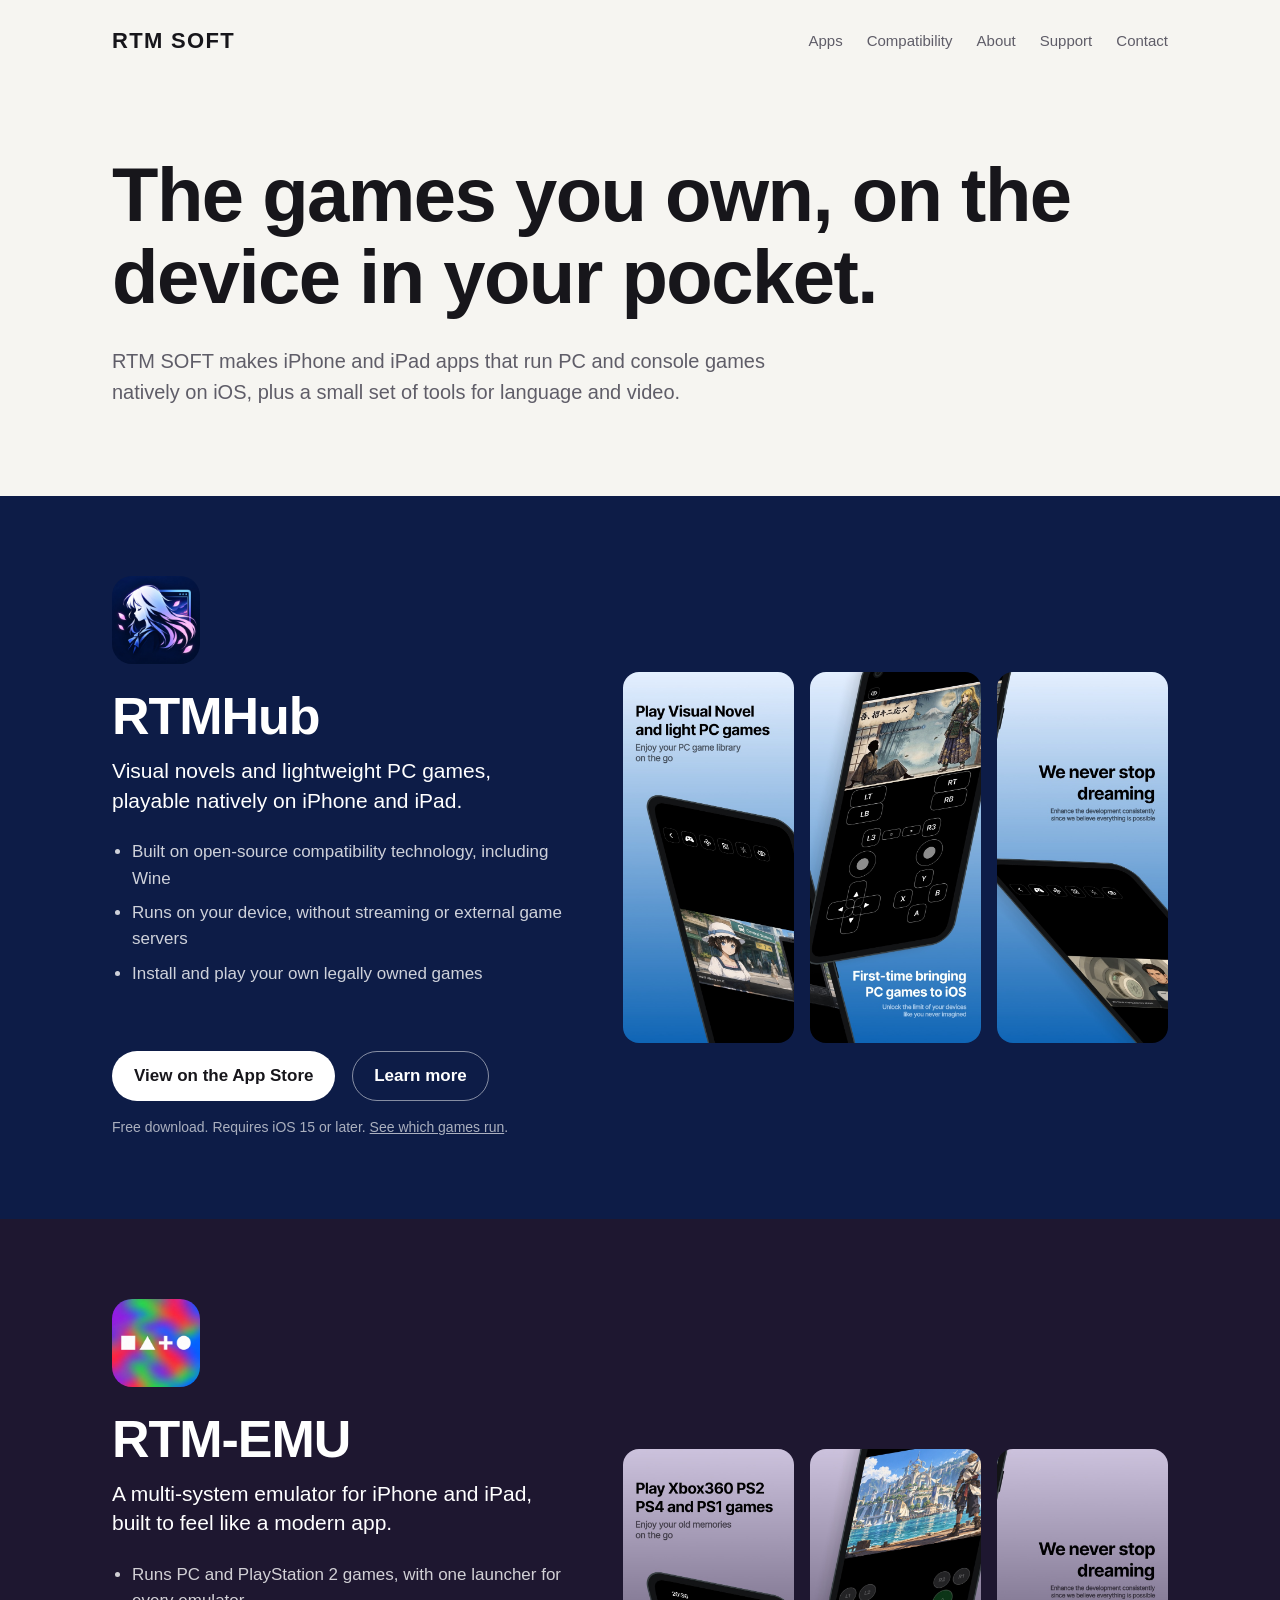
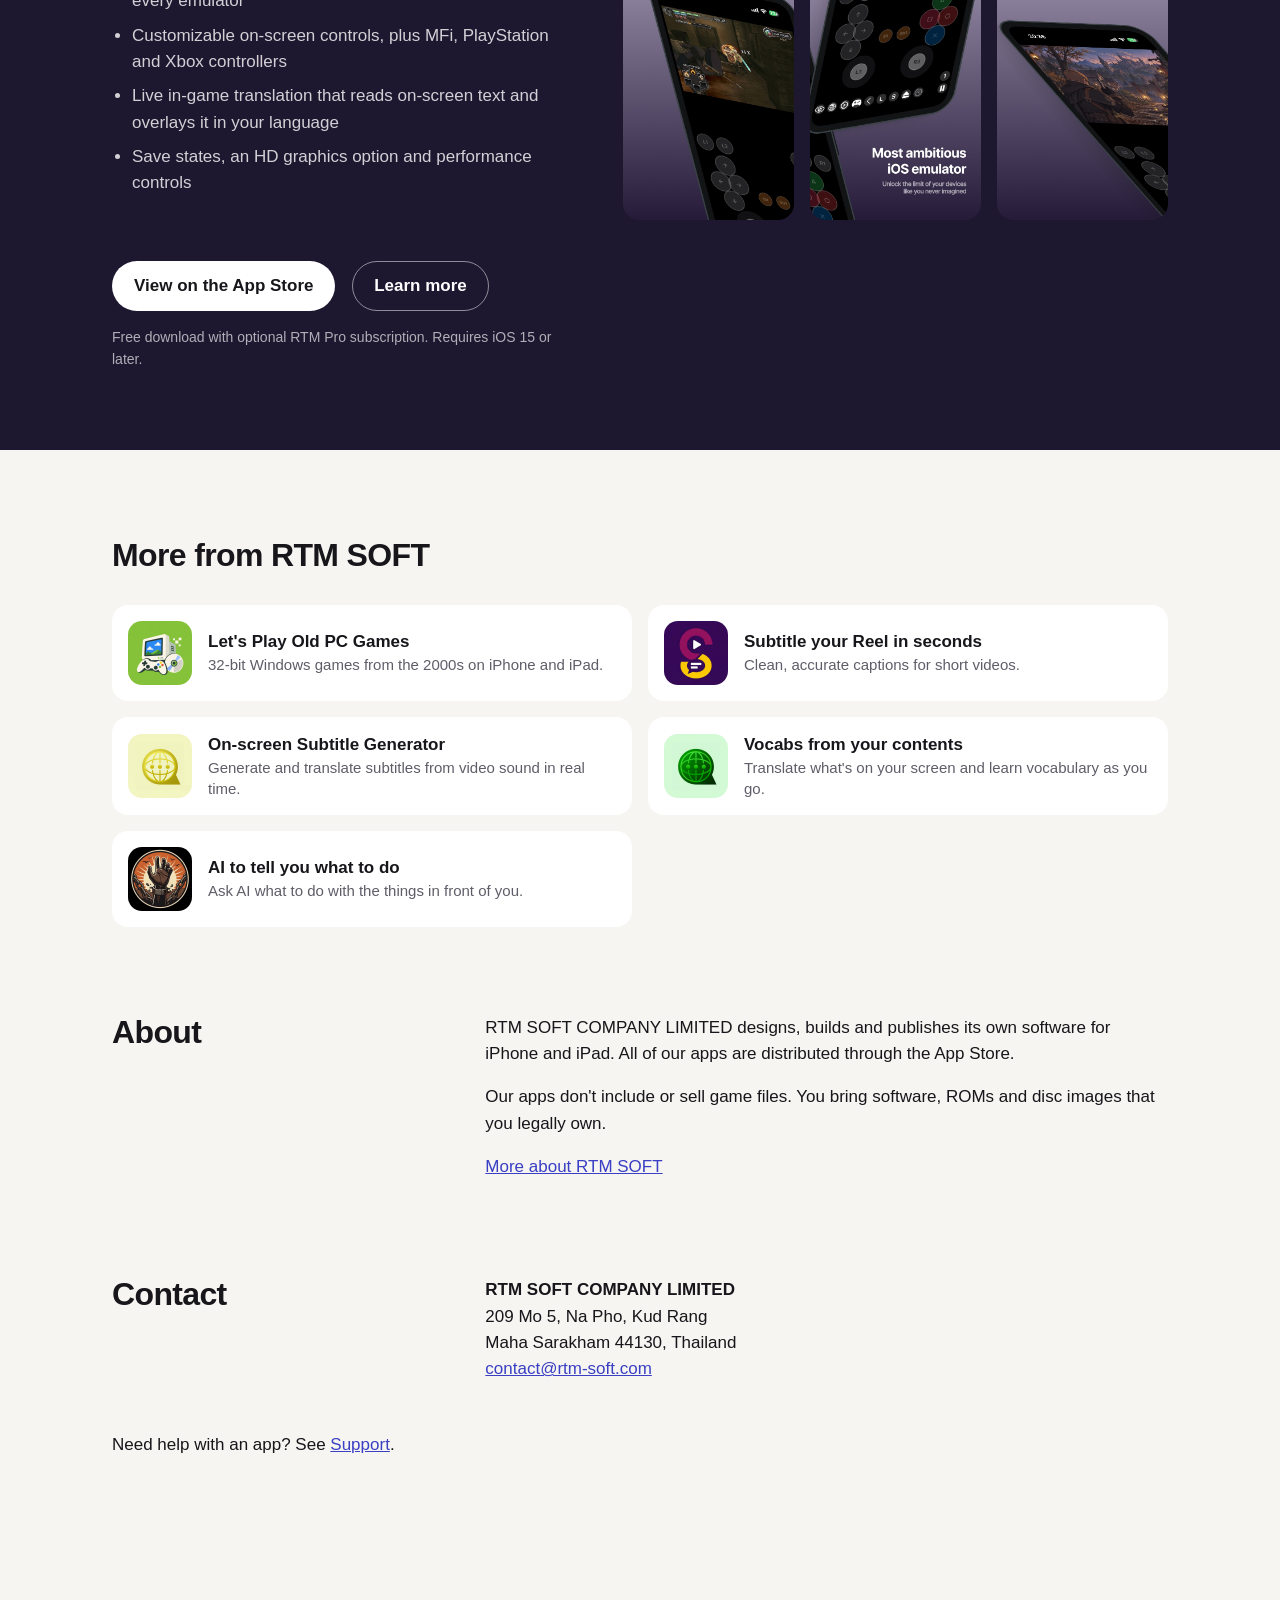
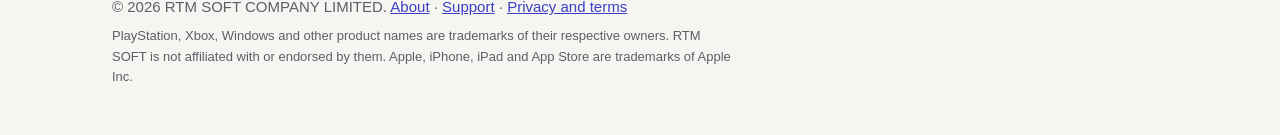
<file: index.html>
<!doctype html>
<html lang="en">
<head>
  <meta charset="utf-8">
  <meta name="viewport" content="width=device-width, initial-scale=1">
  <title>RTM SOFT — Apps for iPhone and iPad</title>
  <meta name="description" content="RTM SOFT makes iPhone and iPad apps, including RTM-EMU and RTMHub, which run the games you own natively on iOS.">
  <link rel="icon" href="assets/icons/gameplaytoo.jpg">
  <link rel="stylesheet" href="styles.css">
</head>
<body>
  <header class="site-header wrap">
    <a class="wordmark" href="./">RTM SOFT</a>
    <nav aria-label="Main">
      <a href="#apps">Apps</a>
      <a href="compatibility.html">Compatibility</a>
      <a href="about.html">About</a>
      <a href="support.html">Support</a>
      <a href="support.html#contact">Contact</a>
    </nav>
  </header>

  <main>
    <section class="hero wrap">
      <h1>The games you own, on the device in your pocket.</h1>
      <p>RTM SOFT makes iPhone and iPad apps that run PC and console games natively on iOS, plus a small set of tools for language and video.</p>
    </section>

    <section id="apps" aria-label="Main apps">
      <article class="product product-hub">
        <div class="wrap product-grid">
          <div class="product-copy">
            <img class="app-icon" src="assets/icons/gamepiisii.jpg" alt="" width="88" height="88">
            <h2><a class="title-link" href="rtmhub.html">RTMHub</a></h2>
            <p class="lede">Visual novels and lightweight PC games, playable natively on iPhone and iPad.</p>
            <ul>
              <li>Built on open-source compatibility technology, including Wine</li>
              <li>Runs on your device, without streaming or external game servers</li>
              <li>Install and play your own legally owned games</li>
            </ul>
            <a class="button" href="https://apps.apple.com/us/app/rtmhub-2d-visual-novel-pc/id6754588684">View on the App Store</a>
            <a class="button-ghost" href="rtmhub.html">Learn more</a>
            <p class="meta">Free download. Requires iOS 15 or later. <a class="meta-link" href="compatibility.html">See which games run</a>.</p>
          </div>
          <div class="screens" role="group" aria-label="RTMHub screenshots" tabindex="0">
            <img src="assets/screens/gamepiisii-1.jpg" alt="RTMHub App Store screenshot" loading="lazy" width="600" height="1299">
            <img src="assets/screens/gamepiisii-2.jpg" alt="RTMHub App Store screenshot" loading="lazy" width="600" height="1299">
            <img src="assets/screens/gamepiisii-3.jpg" alt="RTMHub App Store screenshot" loading="lazy" width="600" height="1299">
          </div>
        </div>
      </article>

      <article class="product product-emu">
        <div class="wrap product-grid">
          <div class="product-copy">
            <img class="app-icon" src="assets/icons/gameplaytoo.jpg" alt="" width="88" height="88">
            <h2><a class="title-link" href="rtm-emu.html">RTM-EMU</a></h2>
            <p class="lede">A multi-system emulator for iPhone and iPad, built to feel like a modern app.</p>
            <ul>
              <li>Runs PC and PlayStation 2 games, with one launcher for every emulator</li>
              <li>Customizable on-screen controls, plus MFi, PlayStation and Xbox controllers</li>
              <li>Live in-game translation that reads on-screen text and overlays it in your language</li>
              <li>Save states, an HD graphics option and performance controls</li>
            </ul>
            <a class="button" href="https://apps.apple.com/us/app/rtm-emu-ps2-xb360-ps4-ps1/id6756944097">View on the App Store</a>
            <a class="button-ghost" href="rtm-emu.html">Learn more</a>
            <p class="meta">Free download with optional RTM Pro subscription. Requires iOS 15 or later.</p>
          </div>
          <div class="screens" role="group" aria-label="RTM-EMU screenshots" tabindex="0">
            <img src="assets/screens/gameplaytoo-1.jpg" alt="RTM-EMU App Store screenshot" loading="lazy" width="600" height="1299">
            <img src="assets/screens/gameplaytoo-2.jpg" alt="RTM-EMU App Store screenshot" loading="lazy" width="600" height="1299">
            <img src="assets/screens/gameplaytoo-3.jpg" alt="RTM-EMU App Store screenshot" loading="lazy" width="600" height="1299">
          </div>
        </div>
      </article>
    </section>

    <section class="more wrap" aria-labelledby="more-title">
      <h2 id="more-title">More from RTM SOFT</h2>
      <ul class="app-list">
        <li><a href="https://apps.apple.com/us/app/lets-play-old-pc-games/id6815153816">
          <img src="assets/icons/rtmhub-32.jpg" alt="" width="64" height="64" loading="lazy">
          <span><strong>Let's Play Old PC Games</strong>32-bit Windows games from the 2000s on iPhone and iPad.</span>
        </a></li>
        <li><a href="https://apps.apple.com/us/app/subtitle-your-reel-in-seconds/id6762072983">
          <img src="assets/icons/reelmate.jpg" alt="" width="64" height="64" loading="lazy">
          <span><strong>Subtitle your Reel in seconds</strong>Clean, accurate captions for short videos.</span>
        </a></li>
        <li><a href="https://apps.apple.com/us/app/on-screen-subtitle-generator/id6755986239">
          <img src="assets/icons/subtitleitnow.jpg" alt="" width="64" height="64" loading="lazy">
          <span><strong>On-screen Subtitle Generator</strong>Generate and translate subtitles from video sound in real time.</span>
        </a></li>
        <li><a href="https://apps.apple.com/us/app/vocabs-from-your-contents/id6754562290">
          <img src="assets/icons/itranslearn.jpg" alt="" width="64" height="64" loading="lazy">
          <span><strong>Vocabs from your contents</strong>Translate what's on your screen and learn vocabulary as you go.</span>
        </a></li>
        <li><a href="https://apps.apple.com/us/app/ai-to-tell-you-what-to-do/id6760248720">
          <img src="assets/icons/chlavery.jpg" alt="" width="64" height="64" loading="lazy">
          <span><strong>AI to tell you what to do</strong>Ask AI what to do with the things in front of you.</span>
        </a></li>
      </ul>
    </section>

    <section id="about" class="split wrap">
      <h2>About</h2>
      <div>
        <p>RTM SOFT COMPANY LIMITED designs, builds and publishes its own software for iPhone and iPad. All of our apps are distributed through the App Store.</p>
        <p>Our apps don't include or sell game files. You bring software, ROMs and disc images that you legally own.</p>
        <p><a href="about.html">More about RTM SOFT</a></p>
      </div>
    </section>

    <section id="contact" class="split wrap">
      <h2>Contact</h2>
      <address>
        <strong>RTM SOFT COMPANY LIMITED</strong><br>
        209 Mo 5, Na Pho, Kud Rang<br>Maha Sarakham 44130, Thailand<br>
        <a href="mailto:contact@rtm-soft.com">contact@rtm-soft.com</a>
      </address>
      <p>Need help with an app? See <a href="support.html">Support</a>.</p>
    </section>
  </main>

  <footer class="site-footer wrap">
    <p>© 2026 RTM SOFT COMPANY LIMITED. <a href="about.html">About</a> · <a href="support.html">Support</a> · <a href="privacy.html">Privacy and terms</a></p>
    <p class="fine">PlayStation, Xbox, Windows and other product names are trademarks of their respective owners. RTM SOFT is not affiliated with or endorsed by them. Apple, iPhone, iPad and App Store are trademarks of Apple Inc.</p>
  </footer>
</body>
</html>
</file>
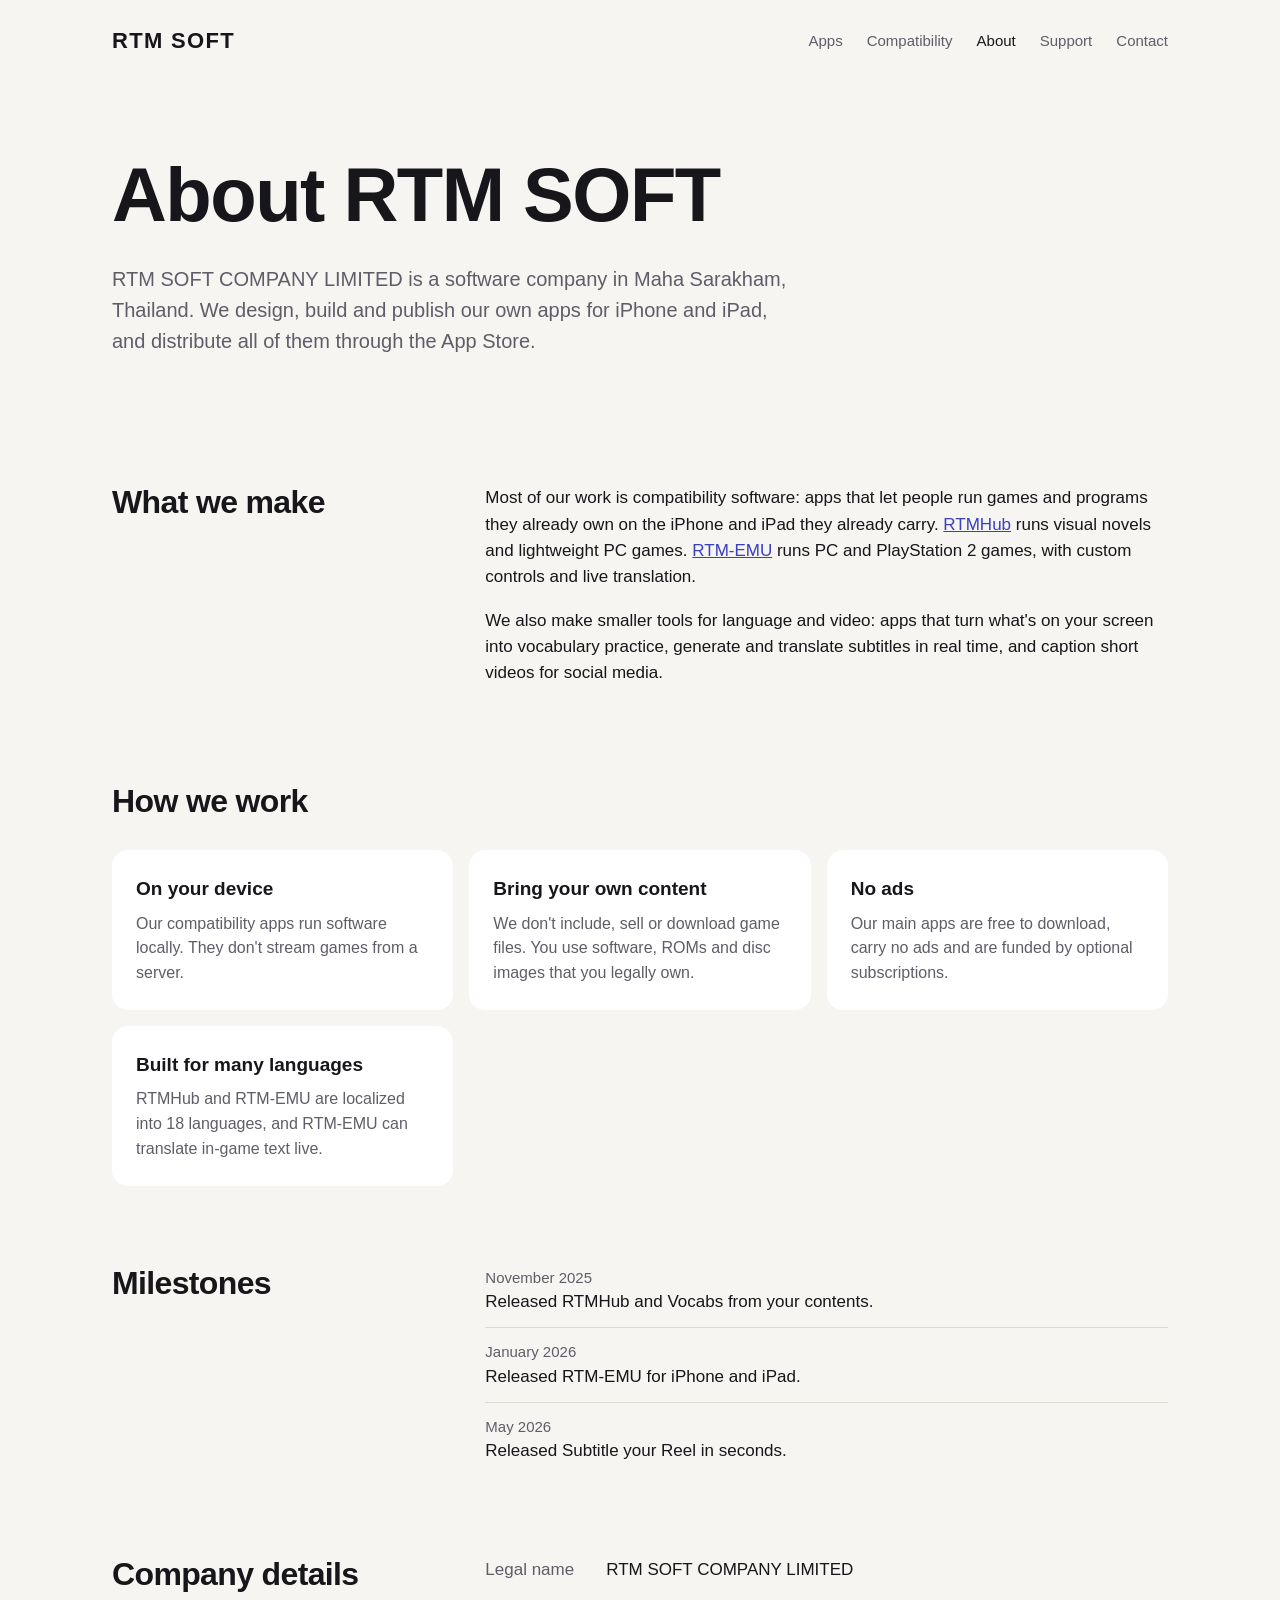
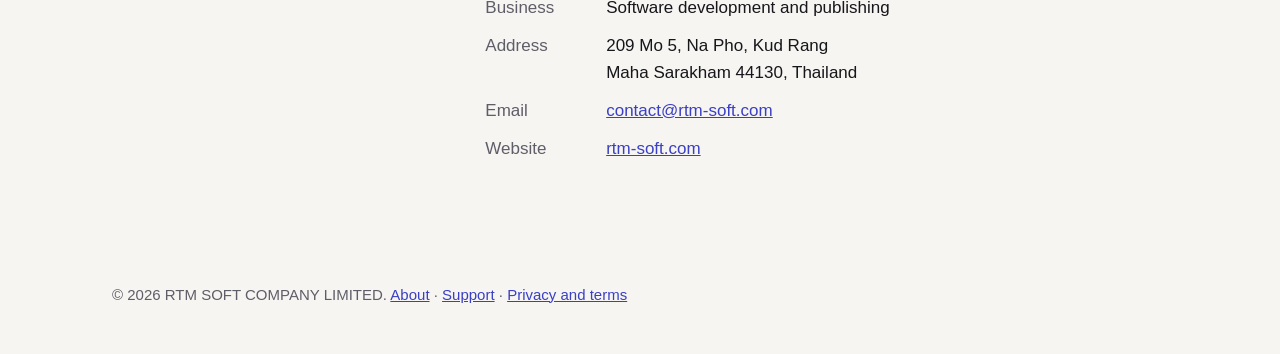
<file: about.html>
<!doctype html>
<html lang="en">
<head>
  <meta charset="utf-8">
  <meta name="viewport" content="width=device-width, initial-scale=1">
  <title>About — RTM SOFT</title>
  <meta name="description" content="RTM SOFT COMPANY LIMITED is a software company in Maha Sarakham, Thailand, that designs, builds and publishes apps for iPhone and iPad.">
  <link rel="icon" href="assets/icons/gameplaytoo.jpg">
  <link rel="stylesheet" href="styles.css">
</head>
<body>
  <header class="site-header wrap">
    <a class="wordmark" href="./">RTM SOFT</a>
    <nav aria-label="Main">
      <a href="./#apps">Apps</a>
      <a href="compatibility.html">Compatibility</a>
      <a href="about.html" aria-current="page">About</a>
      <a href="support.html">Support</a>
      <a href="support.html#contact">Contact</a>
    </nav>
  </header>

  <main>
    <section class="hero wrap">
      <h1>About RTM SOFT</h1>
      <p>RTM SOFT COMPANY LIMITED is a software company in Maha Sarakham, Thailand. We design, build and publish our own apps for iPhone and iPad, and distribute all of them through the App Store.</p>
    </section>

    <section class="split wrap">
      <h2>What we make</h2>
      <div>
        <p>Most of our work is compatibility software: apps that let people run games and programs they already own on the iPhone and iPad they already carry. <a href="rtmhub.html">RTMHub</a> runs visual novels and lightweight PC games. <a href="rtm-emu.html">RTM-EMU</a> runs PC and PlayStation 2 games, with custom controls and live translation.</p>
        <p>We also make smaller tools for language and video: apps that turn what's on your screen into vocabulary practice, generate and translate subtitles in real time, and caption short videos for social media.</p>
      </div>
    </section>

    <section class="wrap features" aria-labelledby="values-title">
      <h2 id="values-title">How we work</h2>
      <div class="feature-grid">
        <div>
          <h3>On your device</h3>
          <p>Our compatibility apps run software locally. They don't stream games from a server.</p>
        </div>
        <div>
          <h3>Bring your own content</h3>
          <p>We don't include, sell or download game files. You use software, ROMs and disc images that you legally own.</p>
        </div>
        <div>
          <h3>No ads</h3>
          <p>Our main apps are free to download, carry no ads and are funded by optional subscriptions.</p>
        </div>
        <div>
          <h3>Built for many languages</h3>
          <p>RTMHub and RTM-EMU are localized into 18 languages, and RTM-EMU can translate in-game text live.</p>
        </div>
      </div>
    </section>

    <section class="split wrap">
      <h2>Milestones</h2>
      <ol class="timeline">
        <li><time datetime="2025-11">November 2025</time> Released RTMHub and Vocabs from your contents.</li>
        <li><time datetime="2026-01">January 2026</time> Released RTM-EMU for iPhone and iPad.</li>
        <li><time datetime="2026-05">May 2026</time> Released Subtitle your Reel in seconds.</li>
      </ol>
    </section>

    <section id="company" class="split wrap">
      <h2>Company details</h2>
      <dl class="facts">
        <dt>Legal name</dt><dd>RTM SOFT COMPANY LIMITED</dd>
        <dt>Business</dt><dd>Software development and publishing</dd>
        <dt>Address</dt><dd>209 Mo 5, Na Pho, Kud Rang<br>Maha Sarakham 44130, Thailand</dd>
        <dt>Email</dt><dd><a href="mailto:contact@rtm-soft.com">contact@rtm-soft.com</a></dd>
        <dt>Website</dt><dd><a href="https://rtm-soft.com">rtm-soft.com</a></dd>
      </dl>
    </section>
  </main>

  <footer class="site-footer wrap">
    <p>© 2026 RTM SOFT COMPANY LIMITED. <a href="about.html">About</a> · <a href="support.html">Support</a> · <a href="privacy.html">Privacy and terms</a></p>
  </footer>
</body>
</html>
</file>
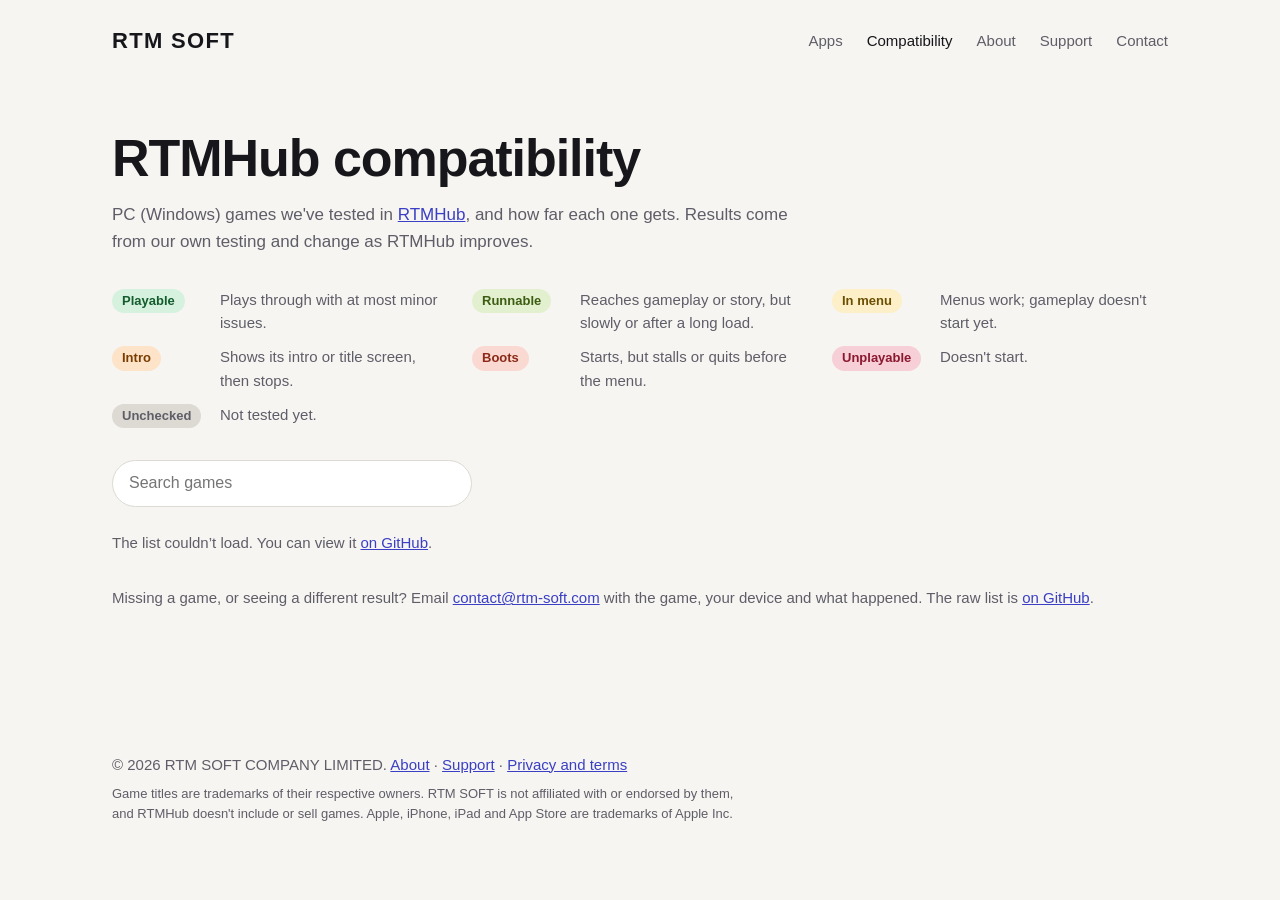
<file: compatibility.html>
<!doctype html>
<html lang="en">
<head>
  <meta charset="utf-8">
  <meta name="viewport" content="width=device-width, initial-scale=1">
  <title>RTMHub Compatibility — RTM SOFT</title>
  <meta name="description" content="Which PC games and visual novels run in RTMHub on iPhone and iPad, as tested by RTM SOFT.">
  <link rel="icon" href="assets/icons/gameplaytoo.jpg">
  <link rel="stylesheet" href="styles.css">
</head>
<body>
  <header class="site-header wrap">
    <a class="wordmark" href="./">RTM SOFT</a>
    <nav aria-label="Main">
      <a href="./#apps">Apps</a>
      <a href="compatibility.html" aria-current="page">Compatibility</a>
      <a href="about.html">About</a>
      <a href="support.html">Support</a>
      <a href="support.html#contact">Contact</a>
    </nav>
  </header>

  <main class="wrap compat">
    <h1>RTMHub compatibility</h1>
    <p class="compat-intro">PC (Windows) games we've tested in <a href="rtmhub.html">RTMHub</a>, and how far each one gets. Results come from our own testing and change as RTMHub improves. <span id="compat-meta"></span></p>

    <dl class="status-key">
      <div><dt><span class="badge s-playable">Playable</span></dt><dd>Plays through with at most minor issues.</dd></div>
      <div><dt><span class="badge s-runnable">Runnable</span></dt><dd>Reaches gameplay or story, but slowly or after a long load.</dd></div>
      <div><dt><span class="badge s-in-menu">In menu</span></dt><dd>Menus work; gameplay doesn't start yet.</dd></div>
      <div><dt><span class="badge s-intro">Intro</span></dt><dd>Shows its intro or title screen, then stops.</dd></div>
      <div><dt><span class="badge s-boots">Boots</span></dt><dd>Starts, but stalls or quits before the menu.</dd></div>
      <div><dt><span class="badge s-unplayable">Unplayable</span></dt><dd>Doesn't start.</dd></div>
      <div><dt><span class="badge s-unchecked">Unchecked</span></dt><dd>Not tested yet.</dd></div>
    </dl>

    <div class="compat-tools">
      <label class="visually-hidden" for="compat-search">Search games</label>
      <input id="compat-search" type="search" placeholder="Search games" autocomplete="off">
      <div id="compat-filters" class="chips" role="group" aria-label="Filter by status"></div>
    </div>

    <p id="compat-status" class="compat-count" aria-live="polite">Loading the compatibility list…</p>

    <table class="compat-table" hidden>
      <thead>
        <tr><th scope="col">Game</th><th scope="col">Status</th><th scope="col">Notes</th></tr>
      </thead>
      <tbody id="compat-rows"></tbody>
    </table>

    <noscript><p>Turn on JavaScript to see the list here, or view it <a href="https://github.com/RTM-WIN/compatibility-list/blob/main/pc.json">on GitHub</a>.</p></noscript>

    <p class="compat-foot">Missing a game, or seeing a different result? Email <a href="mailto:contact@rtm-soft.com">contact@rtm-soft.com</a> with the game, your device and what happened. The raw list is <a href="https://github.com/RTM-WIN/compatibility-list/blob/main/pc.json">on GitHub</a>.</p>
  </main>

  <footer class="site-footer wrap">
    <p>© 2026 RTM SOFT COMPANY LIMITED. <a href="about.html">About</a> · <a href="support.html">Support</a> · <a href="privacy.html">Privacy and terms</a></p>
    <p class="fine">Game titles are trademarks of their respective owners. RTM SOFT is not affiliated with or endorsed by them, and RTMHub doesn't include or sell games. Apple, iPhone, iPad and App Store are trademarks of Apple Inc.</p>
  </footer>

  <script>
  (function () {
    var SOURCE = 'https://raw.githubusercontent.com/RTM-WIN/compatibility-list/main/pc.json';
    var STATUSES = [
      ['playable', 'Playable'], ['runnable', 'Runnable'], ['in-menu', 'In menu'],
      ['intro', 'Intro'], ['boots', 'Boots'], ['unplayable', 'Unplayable'], ['unchecked', 'Unchecked']
    ];
    var LABEL = {}, RANK = {};
    STATUSES.forEach(function (s, i) { LABEL[s[0]] = s[1]; RANK[s[0]] = i; });

    var table = document.querySelector('.compat-table');
    var rows = document.getElementById('compat-rows');
    var status = document.getElementById('compat-status');
    var search = document.getElementById('compat-search');
    var filters = document.getElementById('compat-filters');
    var entries = [], active = 'all';

    function el(tag, cls, text) {
      var n = document.createElement(tag);
      if (cls) n.className = cls;
      if (text != null) n.textContent = text;
      return n;
    }

    function badge(s) {
      var key = LABEL[s] ? s : 'unchecked';
      return el('span', 'badge s-' + key, LABEL[key]);
    }

    function render() {
      var q = search.value.trim().toLowerCase();
      var shown = entries.filter(function (e) {
        return (active === 'all' || e.status === active) &&
          (!q || String(e.title).toLowerCase().indexOf(q) !== -1);
      });
      rows.replaceChildren();
      shown.forEach(function (e) {
        var tr = el('tr');
        var game = el('td', 'c-game');
        var name = /^\d+$/.test(String(e.steamAppID))
          ? Object.assign(el('a', null, e.title), { href: 'https://store.steampowered.com/app/' + e.steamAppID + '/' })
          : el('span', null, e.title);
        game.append(name);
        var bits = [];
        if (e.year) bits.push(e.year);
        if (e.isVN) bits.push('Visual novel');
        if (e.arch) bits.push(e.arch === 'x64' ? '64-bit' : '32-bit');
        if (bits.length) game.append(el('span', 'c-sub', bits.join(' · ')));
        var st = el('td', 'c-status');
        st.append(badge(e.status));
        var notes = el('td', 'c-notes', e.notes || '');
        if (e.testOnDevice) notes.append(el('span', 'c-sub', 'Tested on ' + e.testOnDevice));
        tr.append(game, st, notes);
        rows.append(tr);
      });
      status.textContent = shown.length === entries.length
        ? entries.length + ' games'
        : shown.length + ' of ' + entries.length + ' games';
    }

    function buildFilters() {
      var counts = {};
      entries.forEach(function (e) { counts[e.status] = (counts[e.status] || 0) + 1; });
      var opts = [['all', 'All', entries.length]].concat(
        STATUSES.filter(function (s) { return counts[s[0]]; })
          .map(function (s) { return [s[0], s[1], counts[s[0]]]; }));
      opts.forEach(function (o) {
        var b = el('button', 'chip', o[1] + ' ' + o[2]);
        b.type = 'button';
        b.setAttribute('aria-pressed', String(o[0] === active));
        b.addEventListener('click', function () {
          active = o[0];
          filters.querySelectorAll('.chip').forEach(function (c) { c.setAttribute('aria-pressed', String(c === b)); });
          render();
        });
        filters.append(b);
      });
    }

    fetch(SOURCE, { cache: 'no-cache' })
      .then(function (r) { if (!r.ok) throw new Error(r.status); return r.json(); })
      .then(function (data) {
        entries = (data.entries || []).slice().sort(function (a, b) {
          var ra = RANK[a.status] == null ? 99 : RANK[a.status];
          var rb = RANK[b.status] == null ? 99 : RANK[b.status];
          return ra - rb || String(a.title).localeCompare(String(b.title));
        });
        if (data.updated) {
          var d = new Date(data.updated + 'T00:00:00');
          document.getElementById('compat-meta').textContent = 'Last updated ' +
            (isNaN(d) ? data.updated : d.toLocaleDateString('en-US', { year: 'numeric', month: 'long', day: 'numeric' })) + '.';
        }
        buildFilters();
        table.hidden = false;
        search.addEventListener('input', render);
        render();
      })
      .catch(function () {
        status.replaceChildren('The list couldn’t load. You can view it ',
          Object.assign(el('a', null, 'on GitHub'), { href: 'https://github.com/RTM-WIN/compatibility-list/blob/main/pc.json' }), '.');
      });
  })();
  </script>
</body>
</html>
</file>
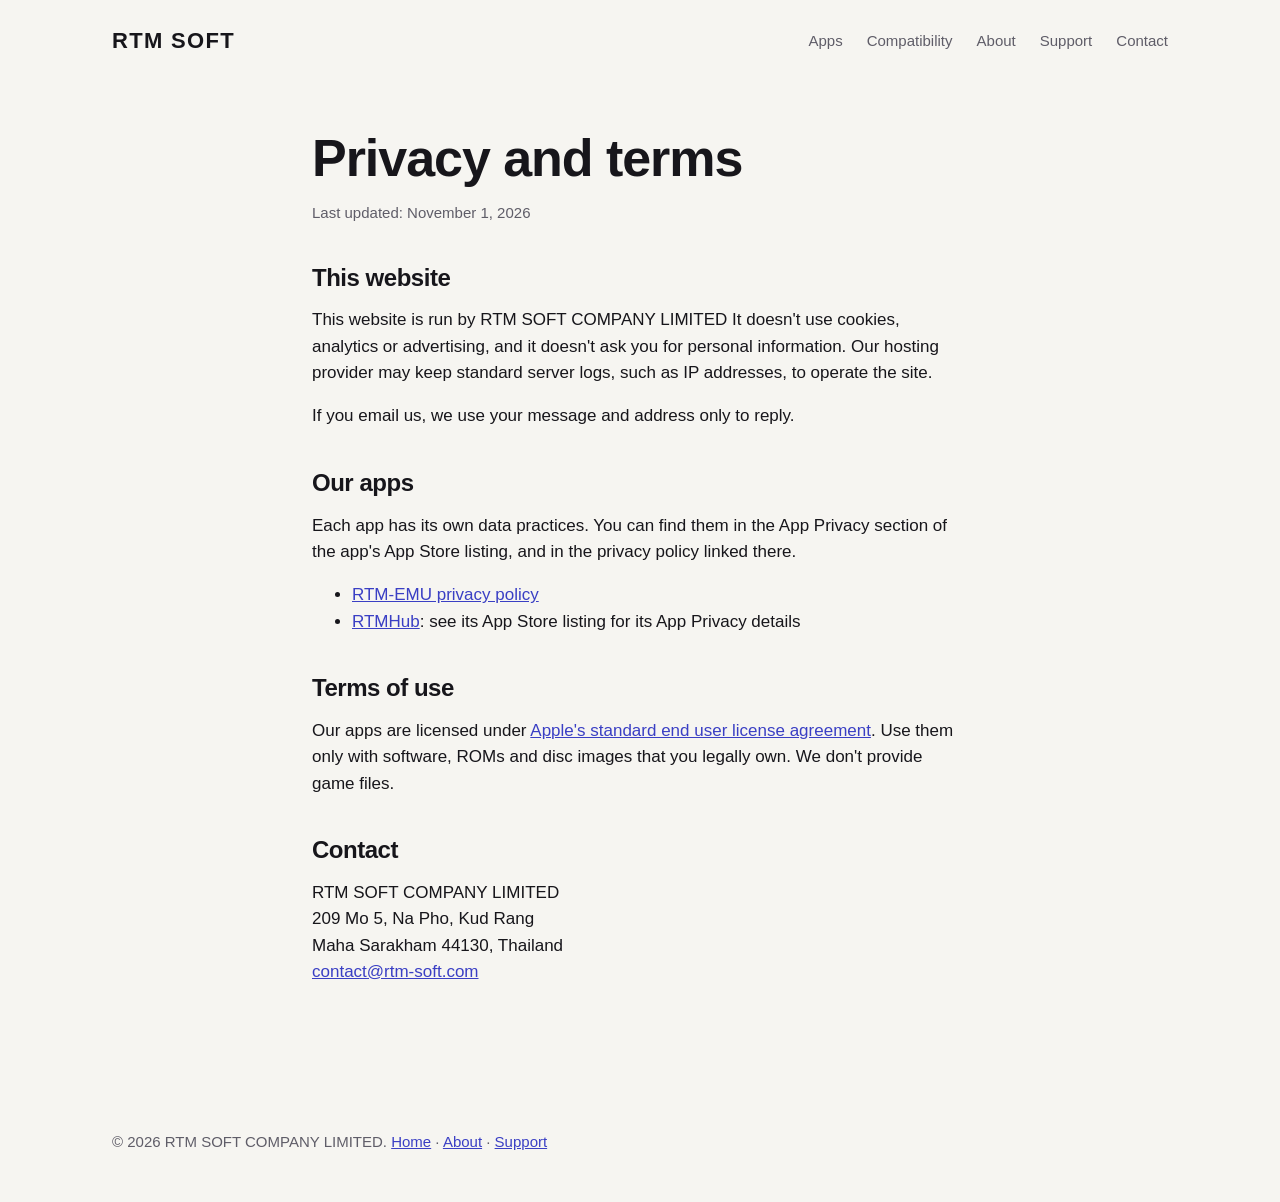
<file: privacy.html>
<!doctype html>
<html lang="en">
<head>
  <meta charset="utf-8">
  <meta name="viewport" content="width=device-width, initial-scale=1">
  <title>Privacy and Terms — RTM SOFT</title>
  <meta name="description" content="Privacy and terms information for the RTM SOFT website and apps.">
  <link rel="icon" href="assets/icons/gameplaytoo.jpg">
  <link rel="stylesheet" href="styles.css">
</head>
<body>
  <header class="site-header wrap">
    <a class="wordmark" href="./">RTM SOFT</a>
    <nav aria-label="Main">
      <a href="./#apps">Apps</a>
      <a href="compatibility.html">Compatibility</a>
      <a href="about.html">About</a>
      <a href="support.html">Support</a>
      <a href="support.html#contact">Contact</a>
    </nav>
  </header>

  <main class="prose wrap">
    <h1>Privacy and terms</h1>
    <p class="meta">Last updated: November 1, 2026</p>

    <h2>This website</h2>
    <p>This website is run by RTM SOFT COMPANY LIMITED It doesn't use cookies, analytics or advertising, and it doesn't ask you for personal information. Our hosting provider may keep standard server logs, such as IP addresses, to operate the site.</p>
    <p>If you email us, we use your message and address only to reply.</p>

    <h2>Our apps</h2>
    <p>Each app has its own data practices. You can find them in the App Privacy section of the app's App Store listing, and in the privacy policy linked there.</p>
    <ul>
      <li><a href="https://doc-hosting.flycricket.io/rtm-emulator/df0ceea7-a059-45d9-8716-573d075de6f4/privacy">RTM-EMU privacy policy</a></li>
      <li><a href="rtmhub.html">RTMHub</a>: see its App Store listing for its App Privacy details</li>
    </ul>

    <h2>Terms of use</h2>
    <p>Our apps are licensed under <a href="https://www.apple.com/legal/internet-services/itunes/dev/stdeula/">Apple's standard end user license agreement</a>. Use them only with software, ROMs and disc images that you legally own. We don't provide game files.</p>

    <h2>Contact</h2>
    <p>RTM SOFT COMPANY LIMITED<br>209 Mo 5, Na Pho, Kud Rang<br>Maha Sarakham 44130, Thailand<br><a href="mailto:contact@rtm-soft.com">contact@rtm-soft.com</a></p>
  </main>

  <footer class="site-footer wrap">
    <p>© 2026 RTM SOFT COMPANY LIMITED. <a href="./">Home</a> · <a href="about.html">About</a> · <a href="support.html">Support</a></p>
  </footer>
</body>
</html>
</file>
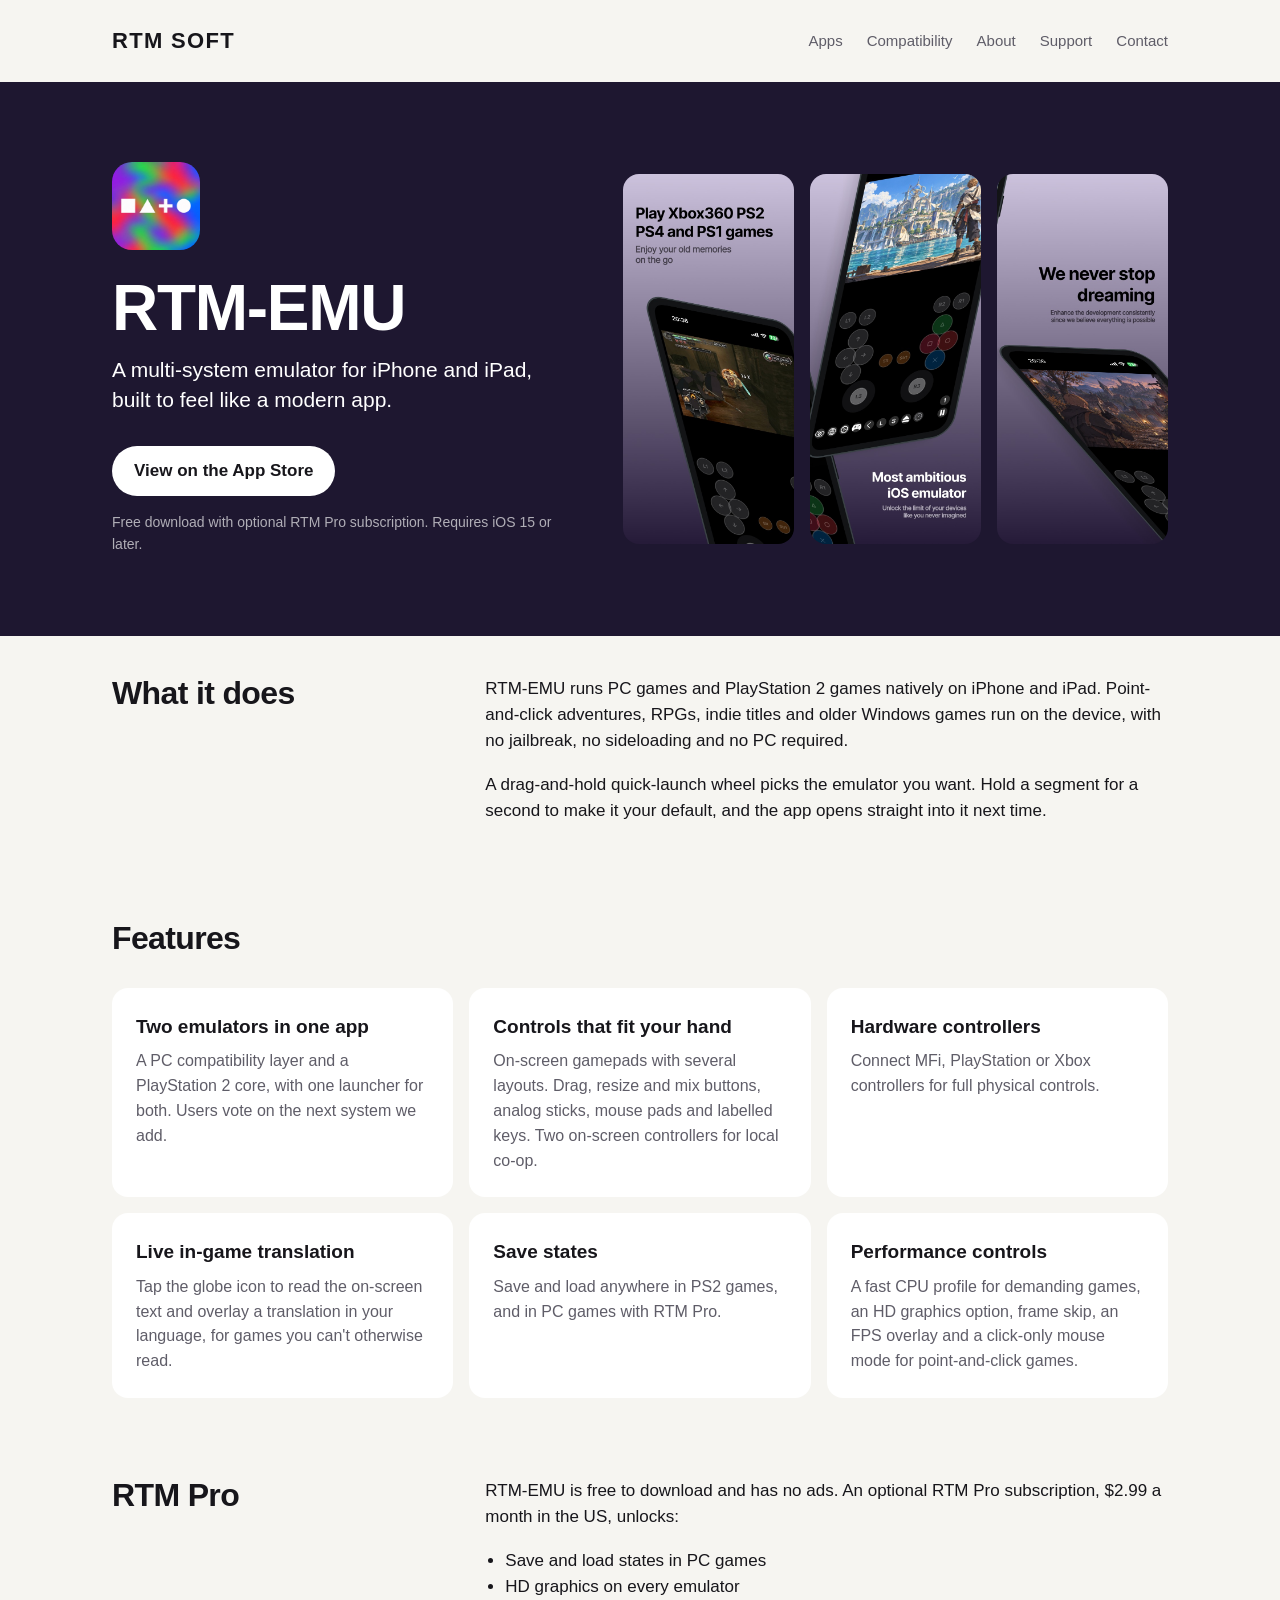
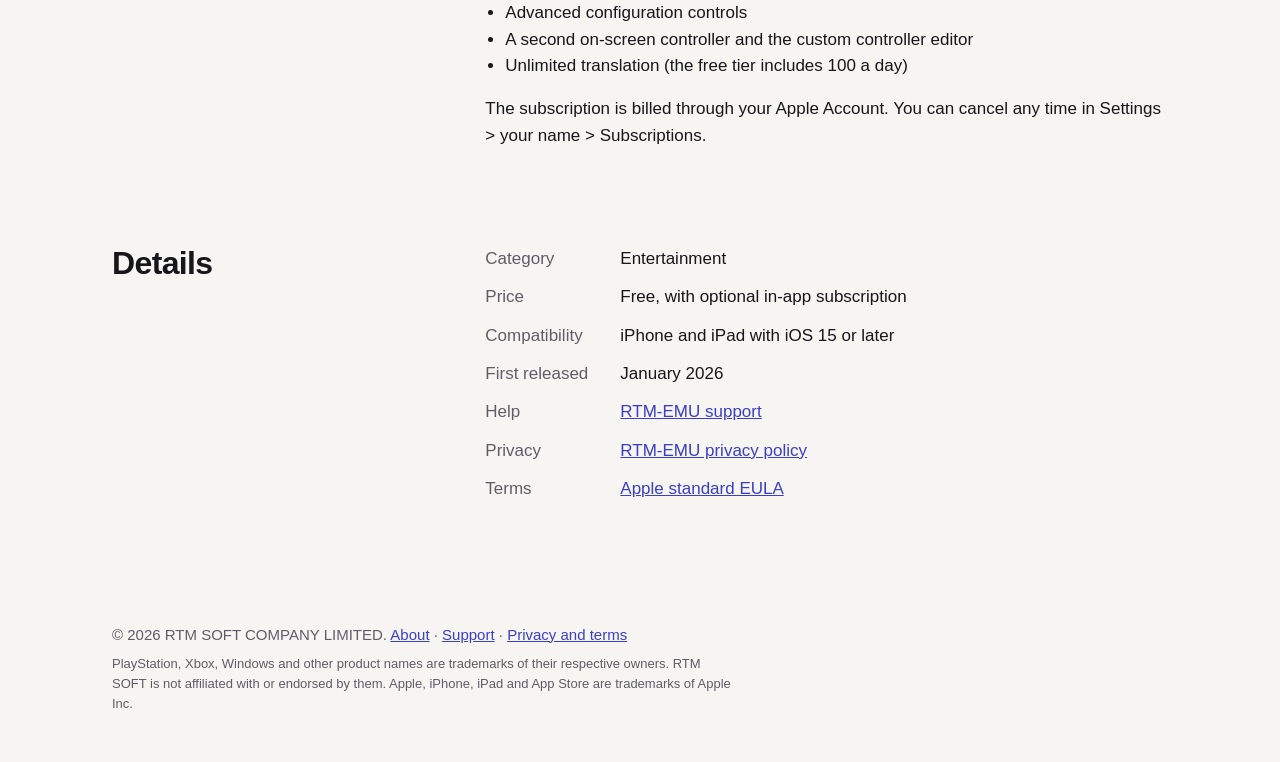
<file: rtm-emu.html>
<!doctype html>
<html lang="en">
<head>
  <meta charset="utf-8">
  <meta name="viewport" content="width=device-width, initial-scale=1">
  <title>RTM-EMU — RTM SOFT</title>
  <meta name="description" content="RTM-EMU is a multi-system emulator for iPhone and iPad that runs PC and PlayStation 2 games, with custom controls and live in-game translation.">
  <link rel="icon" href="assets/icons/gameplaytoo.jpg">
  <link rel="stylesheet" href="styles.css">
</head>
<body>
  <header class="site-header wrap">
    <a class="wordmark" href="./">RTM SOFT</a>
    <nav aria-label="Main">
      <a href="./#apps">Apps</a>
      <a href="compatibility.html">Compatibility</a>
      <a href="about.html">About</a>
      <a href="support.html">Support</a>
      <a href="support.html#contact">Contact</a>
    </nav>
  </header>

  <main>
    <section class="product product-emu">
      <div class="wrap product-grid">
        <div class="product-copy">
          <img class="app-icon" src="assets/icons/gameplaytoo.jpg" alt="" width="88" height="88">
          <h1 class="product-title">RTM-EMU</h1>
          <p class="lede">A multi-system emulator for iPhone and iPad, built to feel like a modern app.</p>
          <a class="button" href="https://apps.apple.com/us/app/rtm-emu-ps2-xb360-ps4-ps1/id6756944097">View on the App Store</a>
          <p class="meta">Free download with optional RTM Pro subscription. Requires iOS 15 or later.</p>
        </div>
        <div class="screens" role="group" aria-label="RTM-EMU screenshots" tabindex="0">
          <img src="assets/screens/gameplaytoo-1.jpg" alt="RTM-EMU App Store screenshot" width="600" height="1299">
          <img src="assets/screens/gameplaytoo-2.jpg" alt="RTM-EMU App Store screenshot" width="600" height="1299">
          <img src="assets/screens/gameplaytoo-3.jpg" alt="RTM-EMU App Store screenshot" width="600" height="1299">
        </div>
      </div>
    </section>

    <section class="split wrap">
      <h2>What it does</h2>
      <div>
        <p>RTM-EMU runs PC games and PlayStation 2 games natively on iPhone and iPad. Point-and-click adventures, RPGs, indie titles and older Windows games run on the device, with no jailbreak, no sideloading and no PC required.</p>
        <p>A drag-and-hold quick-launch wheel picks the emulator you want. Hold a segment for a second to make it your default, and the app opens straight into it next time.</p>
      </div>
    </section>

    <section class="wrap features" aria-labelledby="features-title">
      <h2 id="features-title">Features</h2>
      <div class="feature-grid">
        <div>
          <h3>Two emulators in one app</h3>
          <p>A PC compatibility layer and a PlayStation 2 core, with one launcher for both. Users vote on the next system we add.</p>
        </div>
        <div>
          <h3>Controls that fit your hand</h3>
          <p>On-screen gamepads with several layouts. Drag, resize and mix buttons, analog sticks, mouse pads and labelled keys. Two on-screen controllers for local co-op.</p>
        </div>
        <div>
          <h3>Hardware controllers</h3>
          <p>Connect MFi, PlayStation or Xbox controllers for full physical controls.</p>
        </div>
        <div>
          <h3>Live in-game translation</h3>
          <p>Tap the globe icon to read the on-screen text and overlay a translation in your language, for games you can't otherwise read.</p>
        </div>
        <div>
          <h3>Save states</h3>
          <p>Save and load anywhere in PS2 games, and in PC games with RTM Pro.</p>
        </div>
        <div>
          <h3>Performance controls</h3>
          <p>A fast CPU profile for demanding games, an HD graphics option, frame skip, an FPS overlay and a click-only mouse mode for point-and-click games.</p>
        </div>
      </div>
    </section>

    <section class="split wrap">
      <h2>RTM Pro</h2>
      <div>
        <p>RTM-EMU is free to download and has no ads. An optional RTM Pro subscription, $2.99 a month in the US, unlocks:</p>
        <ul>
          <li>Save and load states in PC games</li>
          <li>HD graphics on every emulator</li>
          <li>Advanced configuration controls</li>
          <li>A second on-screen controller and the custom controller editor</li>
          <li>Unlimited translation (the free tier includes 100 a day)</li>
        </ul>
        <p>The subscription is billed through your Apple Account. You can cancel any time in Settings &gt; your name &gt; Subscriptions.</p>
      </div>
    </section>

    <section class="split wrap">
      <h2>Details</h2>
      <dl class="facts">
        <dt>Category</dt><dd>Entertainment</dd>
        <dt>Price</dt><dd>Free, with optional in-app subscription</dd>
        <dt>Compatibility</dt><dd>iPhone and iPad with iOS 15 or later</dd>
        <dt>First released</dt><dd>January 2026</dd>
        <dt>Help</dt><dd><a href="support.html#rtm-emu">RTM-EMU support</a></dd>
        <dt>Privacy</dt><dd><a href="https://doc-hosting.flycricket.io/rtm-emulator/df0ceea7-a059-45d9-8716-573d075de6f4/privacy">RTM-EMU privacy policy</a></dd>
        <dt>Terms</dt><dd><a href="https://www.apple.com/legal/internet-services/itunes/dev/stdeula/">Apple standard EULA</a></dd>
      </dl>
    </section>
  </main>

  <footer class="site-footer wrap">
    <p>© 2026 RTM SOFT COMPANY LIMITED. <a href="about.html">About</a> · <a href="support.html">Support</a> · <a href="privacy.html">Privacy and terms</a></p>
    <p class="fine">PlayStation, Xbox, Windows and other product names are trademarks of their respective owners. RTM SOFT is not affiliated with or endorsed by them. Apple, iPhone, iPad and App Store are trademarks of Apple Inc.</p>
  </footer>
</body>
</html>
</file>
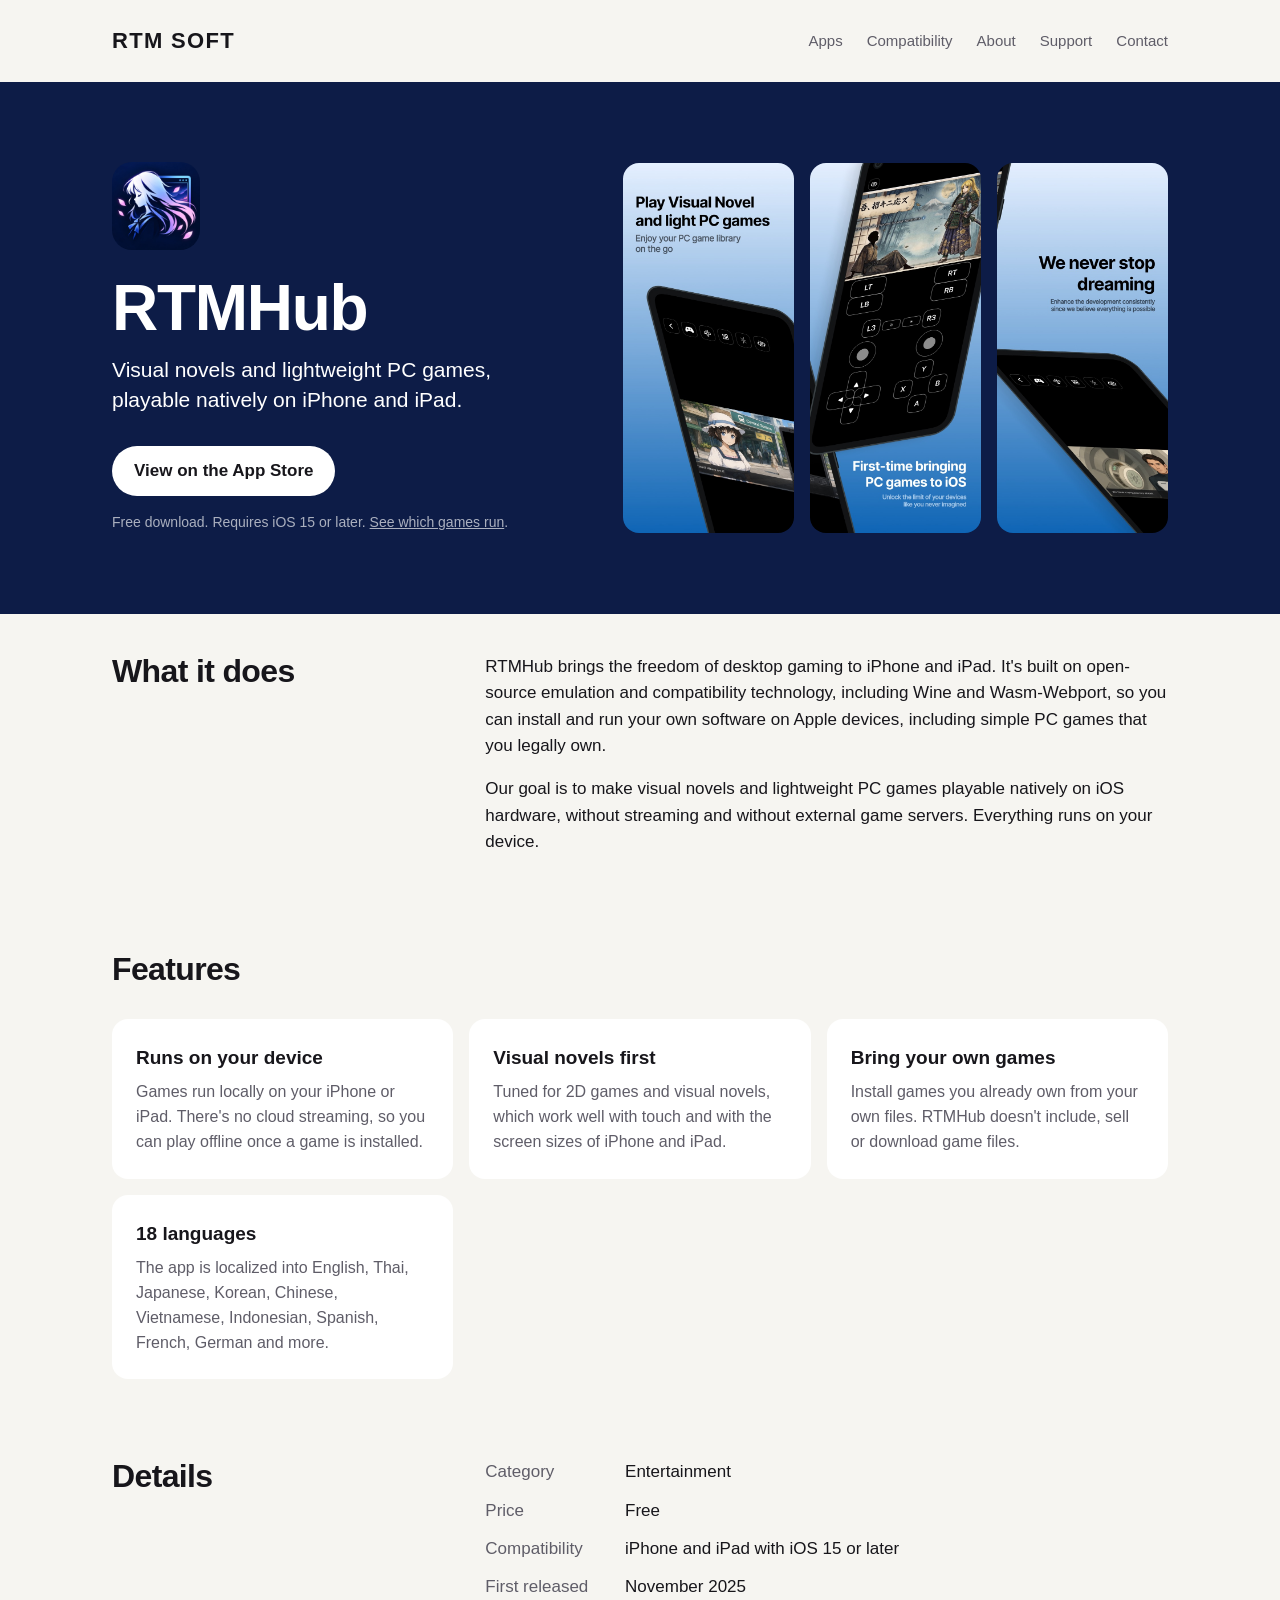
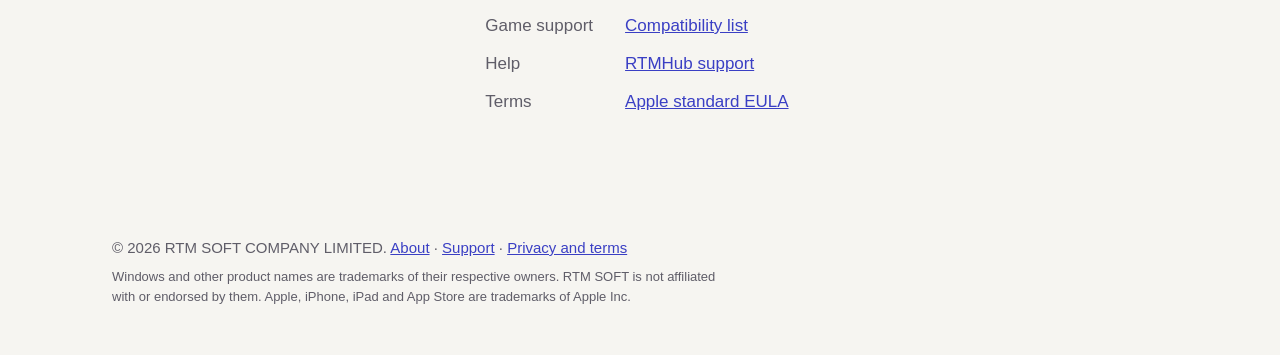
<file: rtmhub.html>
<!doctype html>
<html lang="en">
<head>
  <meta charset="utf-8">
  <meta name="viewport" content="width=device-width, initial-scale=1">
  <title>RTMHub — RTM SOFT</title>
  <meta name="description" content="RTMHub runs visual novels and lightweight PC games natively on iPhone and iPad, using open-source compatibility technology such as Wine.">
  <link rel="icon" href="assets/icons/gameplaytoo.jpg">
  <link rel="stylesheet" href="styles.css">
</head>
<body>
  <header class="site-header wrap">
    <a class="wordmark" href="./">RTM SOFT</a>
    <nav aria-label="Main">
      <a href="./#apps">Apps</a>
      <a href="compatibility.html">Compatibility</a>
      <a href="about.html">About</a>
      <a href="support.html">Support</a>
      <a href="support.html#contact">Contact</a>
    </nav>
  </header>

  <main>
    <section class="product product-hub">
      <div class="wrap product-grid">
        <div class="product-copy">
          <img class="app-icon" src="assets/icons/gamepiisii.jpg" alt="" width="88" height="88">
          <h1 class="product-title">RTMHub</h1>
          <p class="lede">Visual novels and lightweight PC games, playable natively on iPhone and iPad.</p>
          <a class="button" href="https://apps.apple.com/us/app/rtmhub-2d-visual-novel-pc/id6754588684">View on the App Store</a>
          <p class="meta">Free download. Requires iOS 15 or later. <a class="meta-link" href="compatibility.html">See which games run</a>.</p>
        </div>
        <div class="screens" role="group" aria-label="RTMHub screenshots" tabindex="0">
          <img src="assets/screens/gamepiisii-1.jpg" alt="RTMHub App Store screenshot" width="600" height="1299">
          <img src="assets/screens/gamepiisii-2.jpg" alt="RTMHub App Store screenshot" width="600" height="1299">
          <img src="assets/screens/gamepiisii-3.jpg" alt="RTMHub App Store screenshot" width="600" height="1299">
        </div>
      </div>
    </section>

    <section class="split wrap">
      <h2>What it does</h2>
      <div>
        <p>RTMHub brings the freedom of desktop gaming to iPhone and iPad. It's built on open-source emulation and compatibility technology, including Wine and Wasm-Webport, so you can install and run your own software on Apple devices, including simple PC games that you legally own.</p>
        <p>Our goal is to make visual novels and lightweight PC games playable natively on iOS hardware, without streaming and without external game servers. Everything runs on your device.</p>
      </div>
    </section>

    <section class="wrap features" aria-labelledby="features-title">
      <h2 id="features-title">Features</h2>
      <div class="feature-grid">
        <div>
          <h3>Runs on your device</h3>
          <p>Games run locally on your iPhone or iPad. There's no cloud streaming, so you can play offline once a game is installed.</p>
        </div>
        <div>
          <h3>Visual novels first</h3>
          <p>Tuned for 2D games and visual novels, which work well with touch and with the screen sizes of iPhone and iPad.</p>
        </div>
        <div>
          <h3>Bring your own games</h3>
          <p>Install games you already own from your own files. RTMHub doesn't include, sell or download game files.</p>
        </div>
        <div>
          <h3>18 languages</h3>
          <p>The app is localized into English, Thai, Japanese, Korean, Chinese, Vietnamese, Indonesian, Spanish, French, German and more.</p>
        </div>
      </div>
    </section>

    <section class="split wrap">
      <h2>Details</h2>
      <dl class="facts">
        <dt>Category</dt><dd>Entertainment</dd>
        <dt>Price</dt><dd>Free</dd>
        <dt>Compatibility</dt><dd>iPhone and iPad with iOS 15 or later</dd>
        <dt>First released</dt><dd>November 2025</dd>
        <dt>Game support</dt><dd><a href="compatibility.html">Compatibility list</a></dd>
        <dt>Help</dt><dd><a href="support.html#rtmhub">RTMHub support</a></dd>
        <dt>Terms</dt><dd><a href="https://www.apple.com/legal/internet-services/itunes/dev/stdeula/">Apple standard EULA</a></dd>
      </dl>
    </section>
  </main>

  <footer class="site-footer wrap">
    <p>© 2026 RTM SOFT COMPANY LIMITED. <a href="about.html">About</a> · <a href="support.html">Support</a> · <a href="privacy.html">Privacy and terms</a></p>
    <p class="fine">Windows and other product names are trademarks of their respective owners. RTM SOFT is not affiliated with or endorsed by them. Apple, iPhone, iPad and App Store are trademarks of Apple Inc.</p>
  </footer>
</body>
</html>
</file>
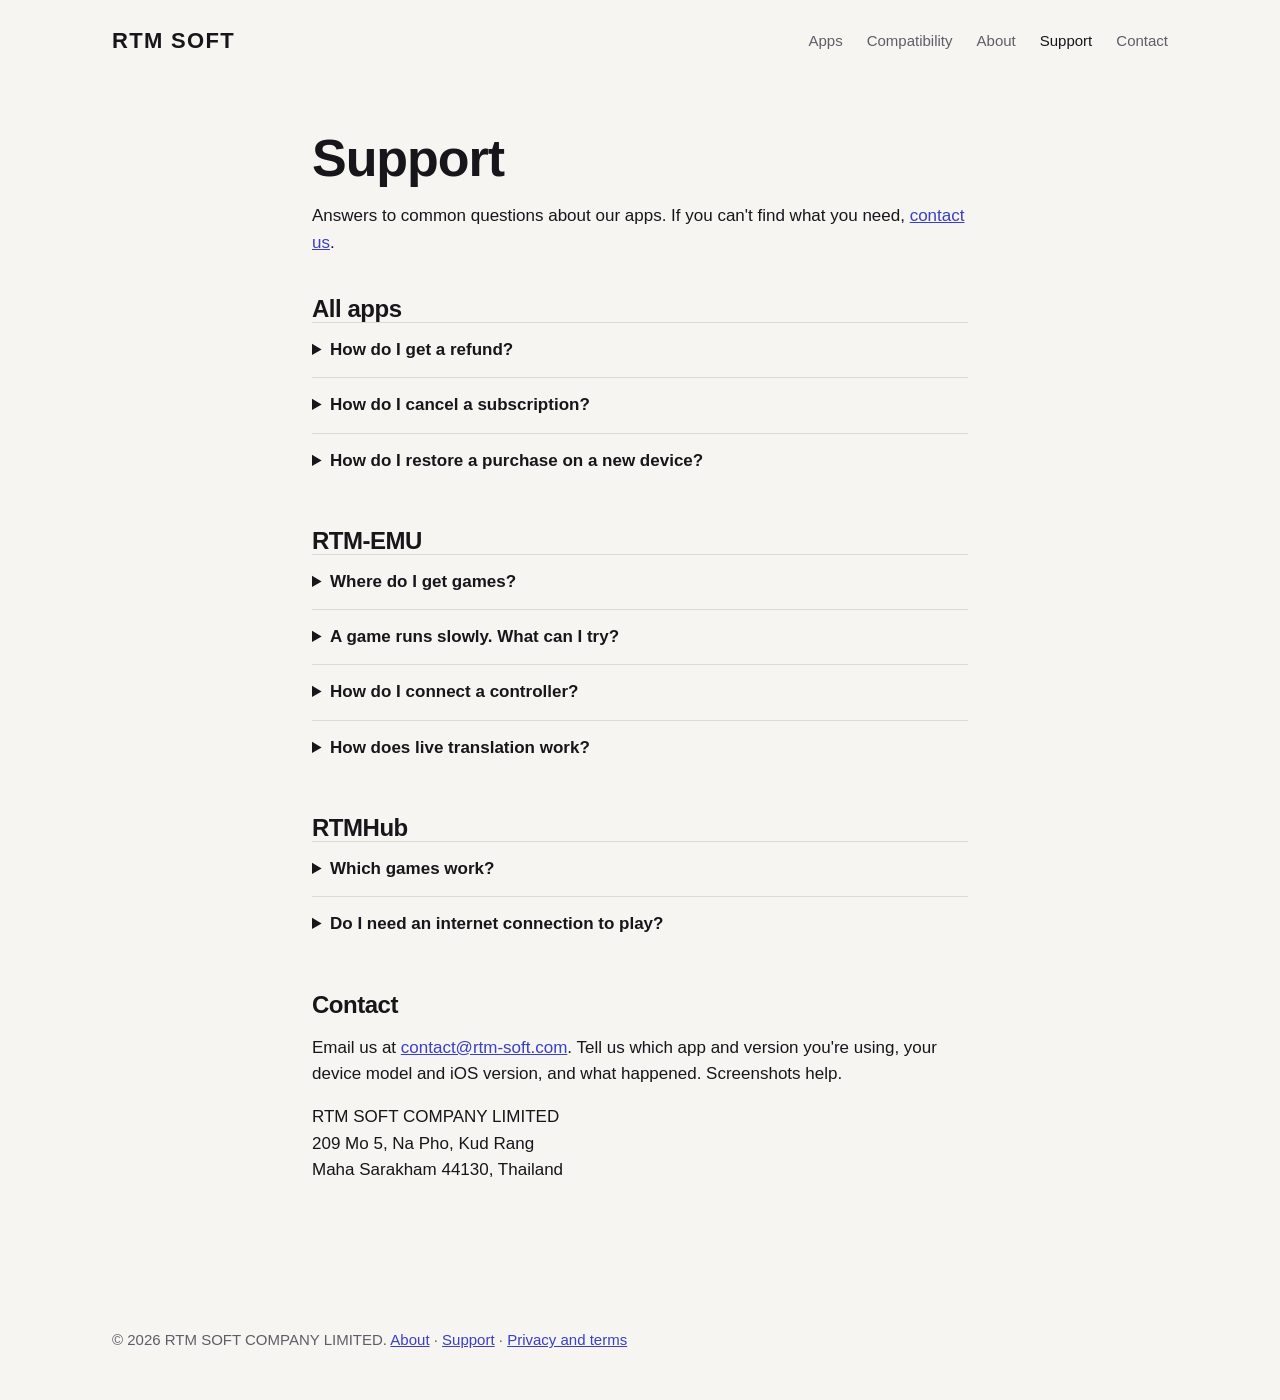
<file: support.html>
<!doctype html>
<html lang="en">
<head>
  <meta charset="utf-8">
  <meta name="viewport" content="width=device-width, initial-scale=1">
  <title>Support — RTM SOFT</title>
  <meta name="description" content="Help, frequently asked questions and contact details for RTM SOFT apps, including RTMHub and RTM-EMU.">
  <link rel="icon" href="assets/icons/gameplaytoo.jpg">
  <link rel="stylesheet" href="styles.css">
</head>
<body>
  <header class="site-header wrap">
    <a class="wordmark" href="./">RTM SOFT</a>
    <nav aria-label="Main">
      <a href="./#apps">Apps</a>
      <a href="compatibility.html">Compatibility</a>
      <a href="about.html">About</a>
      <a href="support.html" aria-current="page">Support</a>
      <a href="support.html#contact">Contact</a>
    </nav>
  </header>

  <main class="prose wrap">
    <h1>Support</h1>
    <p>Answers to common questions about our apps. If you can't find what you need, <a href="#contact">contact us</a>.</p>

    <h2 id="general">All apps</h2>
    <details>
      <summary>How do I get a refund?</summary>
      <p>The App Store handles all purchases and subscriptions, so refunds go through Apple. Visit <a href="https://reportaproblem.apple.com">reportaproblem.apple.com</a>, sign in with your Apple Account and choose the purchase.</p>
    </details>
    <details>
      <summary>How do I cancel a subscription?</summary>
      <p>On your iPhone or iPad, open Settings, tap your name, then Subscriptions. Choose the subscription and tap Cancel Subscription. You keep access until the end of the current billing period.</p>
    </details>
    <details>
      <summary>How do I restore a purchase on a new device?</summary>
      <p>Sign in with the same Apple Account, open the app and use the restore option on the subscription screen.</p>
    </details>

    <h2 id="rtm-emu">RTM-EMU</h2>
    <details>
      <summary>Where do I get games?</summary>
      <p>RTM-EMU doesn't include or download games. Use PC games, ROMs and disc images that you legally own, and import them into the app from your device.</p>
    </details>
    <details>
      <summary>A game runs slowly. What can I try?</summary>
      <p>In the emulator settings, turn on the fast CPU profile, turn off HD graphics, or turn on frame skip. Close other apps first. Newer iPhone and iPad models run demanding games best.</p>
    </details>
    <details>
      <summary>How do I connect a controller?</summary>
      <p>Pair an MFi, PlayStation or Xbox controller in Settings &gt; Bluetooth, then open RTM-EMU. The app detects it automatically.</p>
    </details>
    <details>
      <summary>How does live translation work?</summary>
      <p>Tap the globe icon while playing. RTM-EMU reads the text on screen and shows a translation on top of the game. The free tier includes 100 translations a day; RTM Pro removes the limit.</p>
    </details>

    <h2 id="rtmhub">RTMHub</h2>
    <details>
      <summary>Which games work?</summary>
      <p>RTMHub is designed for visual novels and lightweight 2D PC games. Large 3D games usually need more power than an iPhone or iPad can provide through compatibility software. See the <a href="compatibility.html">compatibility list</a> for every game we've tested.</p>
    </details>
    <details>
      <summary>Do I need an internet connection to play?</summary>
      <p>No. Once a game is installed, it runs entirely on your device.</p>
    </details>

    <h2 id="contact">Contact</h2>
    <p>Email us at <a href="mailto:contact@rtm-soft.com">contact@rtm-soft.com</a>. Tell us which app and version you're using, your device model and iOS version, and what happened. Screenshots help.</p>
    <p>RTM SOFT COMPANY LIMITED<br>209 Mo 5, Na Pho, Kud Rang<br>Maha Sarakham 44130, Thailand</p>
  </main>

  <footer class="site-footer wrap">
    <p>© 2026 RTM SOFT COMPANY LIMITED. <a href="about.html">About</a> · <a href="support.html">Support</a> · <a href="privacy.html">Privacy and terms</a></p>
  </footer>
</body>
</html>
</file>
<file: styles.css>
:root {
  --bg: #f6f5f1;
  --ink: #17161b;
  --muted: #5f5d68;
  --line: #dcdad3;
  --card: #ffffff;
  --link: #3a3fc4;
  color-scheme: light dark;
}

@media (prefers-color-scheme: dark) {
  :root {
    --bg: #121116;
    --ink: #f2f1ee;
    --muted: #a5a3ae;
    --line: #2d2b34;
    --card: #1b1a21;
    --link: #a9adff;
  }
}

* { box-sizing: border-box; }

html { scroll-behavior: smooth; }

body {
  margin: 0;
  background: var(--bg);
  color: var(--ink);
  font: 17px/1.55 -apple-system, BlinkMacSystemFont, "SF Pro Text", "Segoe UI", Roboto, Helvetica, Arial, sans-serif;
  -webkit-text-size-adjust: 100%;
}

img { display: block; max-width: 100%; height: auto; }
a { color: var(--link); }
h1, h2 { line-height: 1.08; letter-spacing: -0.02em; margin: 0; }

.wrap {
  width: 100%;
  max-width: 1120px;
  margin-inline: auto;
  padding-inline: 32px;
}

/* Header */
.site-header {
  display: flex;
  align-items: center;
  justify-content: space-between;
  padding-block: 24px;
}
.wordmark {
  color: var(--ink);
  font-size: 22px;
  font-weight: 800;
  letter-spacing: 0.06em;
  text-decoration: none;
  white-space: nowrap;
}
.site-header nav { display: flex; gap: 24px; }
.site-header nav a { color: var(--muted); font-size: 15px; text-decoration: none; }
.site-header nav a:hover { color: var(--ink); }

/* Hero */
.hero { padding-block: 72px 88px; }
.hero h1 {
  max-width: 15em;
  font-size: clamp(40px, 7vw, 76px);
  font-weight: 700;
}
.hero p {
  max-width: 34em;
  margin: 28px 0 0;
  color: var(--muted);
  font-size: 20px;
}

/* Product panels */
.product { color: #fff; padding-block: 80px; }
.product-emu { background: #1e1730; }
.product-hub { background: #0d1c47; }
.product-grid {
  display: grid;
  grid-template-columns: minmax(0, 5fr) minmax(0, 6fr);
  gap: 56px;
  align-items: center;
}
.app-icon { width: 88px; border-radius: 20px; }
.product h2 { margin-top: 24px; font-size: clamp(36px, 5vw, 52px); }
.lede { margin: 12px 0 0; font-size: 21px; line-height: 1.4; }
.product ul { margin: 24px 0 32px; padding-left: 20px; color: rgb(255 255 255 / 0.8); }
.product li + li { margin-top: 8px; }
.button {
  display: inline-block;
  padding: 12px 22px;
  border-radius: 999px;
  background: #fff;
  color: #17161b;
  font-weight: 600;
  text-decoration: none;
}
.button:hover { background: #e6e4ee; }
.product .meta { margin: 16px 0 0; color: rgb(255 255 255 / 0.65); font-size: 14px; }

.screens {
  display: grid;
  grid-template-columns: repeat(3, minmax(0, 1fr));
  gap: 16px;
}
.screens img { width: 100%; border-radius: 16px; }

/* More apps */
.more { padding-block: 88px 48px; }
.more h2 { font-size: 32px; }
.app-list {
  display: grid;
  grid-template-columns: repeat(2, minmax(0, 1fr));
  gap: 16px;
  margin: 32px 0 0;
  padding: 0;
  list-style: none;
}
.app-list a {
  display: flex;
  gap: 16px;
  align-items: center;
  height: 100%;
  padding: 16px;
  border-radius: 16px;
  background: var(--card);
  color: var(--muted);
  font-size: 15px;
  line-height: 1.4;
  text-decoration: none;
}
.app-list img { flex: none; width: 64px; border-radius: 14px; }
.app-list strong { display: block; color: var(--ink); font-size: 17px; }

/* About, contact */
.split {
  display: grid;
  grid-template-columns: minmax(0, 1fr) minmax(0, 2fr);
  gap: 32px;
  padding-block: 40px;
}
.split + .split { border-top: 0; }
.split h2 { font-size: 32px; }
.split p:first-child { margin-top: 0; }
address { font-style: normal; }

/* Footer */
.site-footer { margin-top: 48px; padding-block: 32px 48px; color: var(--muted); font-size: 15px; }
.site-footer p { margin: 0; }
.site-footer .fine { max-width: 48em; margin-top: 8px; font-size: 13px; }

.site-header nav a[aria-current="page"] { color: var(--ink); }

/* App and about pages */
.product-title { margin-top: 24px; font-size: clamp(40px, 6vw, 64px); }
.product-copy .button { margin-top: 32px; }
.split ul { margin: 0 0 16px; padding-left: 20px; }
.features { padding-block: 40px; }
.features h2 { font-size: 32px; }
.feature-grid {
  display: grid;
  grid-template-columns: repeat(auto-fill, minmax(min(100%, 300px), 1fr));
  gap: 16px;
  margin-top: 32px;
}
.feature-grid > div { padding: 24px; border-radius: 16px; background: var(--card); }
.feature-grid h3 { margin: 0 0 8px; font-size: 19px; }
.feature-grid p { margin: 0; color: var(--muted); font-size: 16px; }
.facts {
  display: grid;
  grid-template-columns: max-content minmax(0, 1fr);
  gap: 12px 32px;
  margin: 0;
}
.facts dt { color: var(--muted); }
.facts dd { margin: 0; }
.timeline { margin: 0; padding: 0; list-style: none; }
.timeline li { padding-block: 12px; border-top: 1px solid var(--line); }
.timeline li:first-child { padding-top: 0; border-top: 0; }
.timeline time { display: block; color: var(--muted); font-size: 15px; }

/* Support page */
.prose details { border-top: 1px solid var(--line); padding-block: 14px; }
.prose summary { cursor: pointer; font-weight: 600; }
.prose details p { margin: 10px 0 0; color: var(--muted); }

/* Privacy page */
.prose { max-width: 720px; padding-block: 48px; }
.prose h1 { font-size: clamp(36px, 6vw, 52px); }
.prose h2 { margin-top: 40px; font-size: 24px; }
.prose .meta { color: var(--muted); font-size: 15px; }

@media (max-width: 820px) {
  .wrap { padding-inline: 16px; }
  .wordmark { font-size: 18px; }
  .site-header nav { gap: 12px; }
  .site-header nav a { font-size: 14px; }
  .hero { padding-block: 40px 56px; }
  .hero p { font-size: 18px; }
  .product { padding-block: 56px; }
  .product-grid { grid-template-columns: minmax(0, 1fr); gap: 40px; }
  .screens {
    display: flex;
    gap: 12px;
    overflow-x: auto;
    scroll-snap-type: x mandatory;
    margin-inline: -16px;
    padding-inline: 16px;
  }
  .screens img { flex: none; width: 62%; scroll-snap-align: center; }
  .more { padding-block: 56px 24px; }
  .app-list { grid-template-columns: minmax(0, 1fr); }
  .split { grid-template-columns: minmax(0, 1fr); gap: 12px; }
  .facts { grid-template-columns: minmax(0, 1fr); gap: 2px; }
  .facts dd + dt { margin-top: 12px; }
}

/* Home page links to app pages */
.title-link { color: inherit; text-decoration: none; }
.title-link:hover { text-decoration: underline; }
.button-ghost {
  display: inline-block;
  margin-left: 12px;
  padding: 11px 21px;
  border: 1px solid rgb(255 255 255 / 0.5);
  border-radius: 999px;
  color: #fff;
  font-weight: 600;
  text-decoration: none;
}
.button-ghost:hover { background: rgb(255 255 255 / 0.1); }

@media (max-width: 820px) {
  .button-ghost { margin: 10px 0 0; }
}

/* Compatibility page */
.visually-hidden {
  position: absolute; width: 1px; height: 1px; overflow: hidden;
  clip: rect(0 0 0 0); white-space: nowrap;
}
.compat { padding-block: 48px; }
.compat h1 { font-size: clamp(36px, 6vw, 52px); }
.compat-intro { max-width: 40em; margin: 16px 0 0; color: var(--muted); }
.status-key {
  display: grid;
  grid-template-columns: repeat(auto-fill, minmax(min(100%, 320px), 1fr));
  gap: 10px 24px;
  margin: 32px 0 0;
}
.status-key div { display: flex; gap: 12px; align-items: baseline; }
.status-key dt { flex: none; width: 96px; }
.status-key dd { margin: 0; color: var(--muted); font-size: 15px; }
.badge {
  display: inline-block;
  padding: 2px 10px;
  border-radius: 999px;
  font-size: 13px;
  font-weight: 600;
  white-space: nowrap;
}
.s-playable   { background: #d6f2df; color: #145c2c; }
.s-runnable   { background: #e3f0d0; color: #3d5c12; }
.s-in-menu    { background: #fdf0c8; color: #6b4e00; }
.s-intro      { background: #fde3c8; color: #7a3d00; }
.s-boots      { background: #fbd9d3; color: #8a2a17; }
.s-unplayable { background: #f6d0d6; color: #8c1730; }
.s-unchecked  { background: var(--line); color: var(--muted); }
@media (prefers-color-scheme: dark) {
  .s-playable   { background: #173d24; color: #9de3b4; }
  .s-runnable   { background: #2b3a14; color: #c4e08f; }
  .s-in-menu    { background: #3d3410; color: #f0d77a; }
  .s-intro      { background: #422a12; color: #f5b77a; }
  .s-boots      { background: #44201a; color: #f2a597; }
  .s-unplayable { background: #45162a; color: #f29aae; }
}
.compat-tools { display: flex; flex-wrap: wrap; gap: 12px; align-items: center; margin-top: 32px; }
#compat-search {
  flex: 1 1 240px;
  max-width: 360px;
  padding: 10px 16px;
  border: 1px solid var(--line);
  border-radius: 999px;
  background: var(--card);
  color: var(--ink);
  font: inherit;
  font-size: 16px;
}
.chips { display: flex; flex-wrap: wrap; gap: 8px; }
.chip {
  padding: 6px 14px;
  border: 1px solid var(--line);
  border-radius: 999px;
  background: transparent;
  color: var(--muted);
  font: inherit;
  font-size: 14px;
  cursor: pointer;
}
.chip[aria-pressed="true"] { background: var(--ink); border-color: var(--ink); color: var(--bg); }
.compat-count { margin: 24px 0 8px; color: var(--muted); font-size: 15px; }
.compat-table { width: 100%; border-collapse: collapse; }
.compat-table th {
  padding: 10px 12px 10px 0;
  border-bottom: 1px solid var(--line);
  color: var(--muted);
  font-size: 14px;
  font-weight: 600;
  text-align: left;
}
.compat-table td { padding: 14px 12px 14px 0; border-bottom: 1px solid var(--line); vertical-align: top; }
.c-game { width: 40%; font-weight: 600; }
.c-game a { color: var(--ink); text-decoration: none; }
.c-game a:hover { text-decoration: underline; }
.c-status { width: 120px; }
.c-notes { color: var(--muted); font-size: 15px; }
.c-sub { display: block; margin-top: 2px; color: var(--muted); font-size: 13px; font-weight: 400; }
.compat-foot { margin-top: 32px; color: var(--muted); font-size: 15px; }
@media (max-width: 820px) {
  .compat-table thead { display: none; }
  .compat-table, .compat-table tbody, .compat-table tr, .compat-table td { display: block; width: auto; }
  .compat-table tr { padding-block: 14px; border-bottom: 1px solid var(--line); }
  .compat-table td { padding: 0; border: 0; }
  .compat-table .c-status { margin-top: 8px; }
  .compat-table .c-notes:not(:empty) { margin-top: 6px; }
}
.meta-link { color: inherit; }

/* Five-link menu: put it on its own row on narrow phones */
@media (max-width: 600px) {
  .site-header { flex-wrap: wrap; row-gap: 12px; padding-block: 18px; }
  .site-header nav {
    width: 100%;
    overflow-x: auto;
    scrollbar-width: none;
  }
  .site-header nav a { flex: none; }
}
</file>
